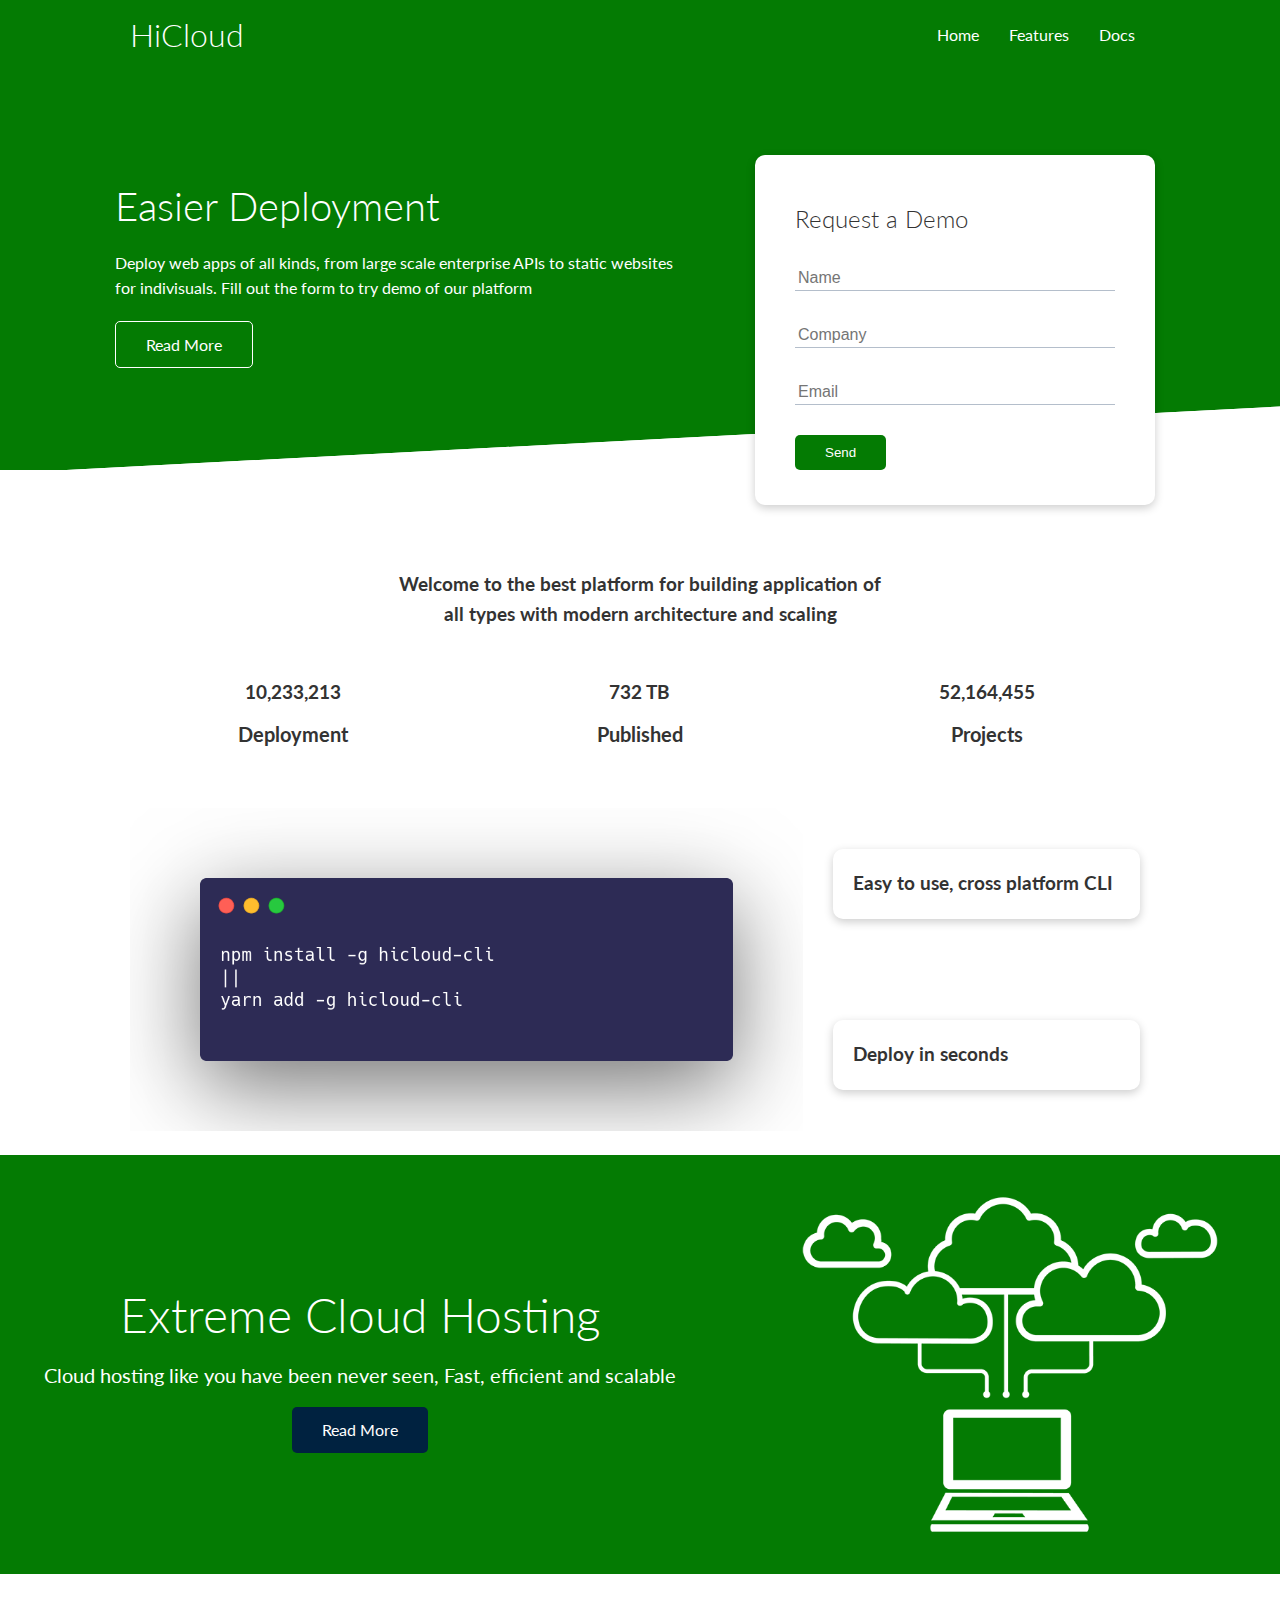
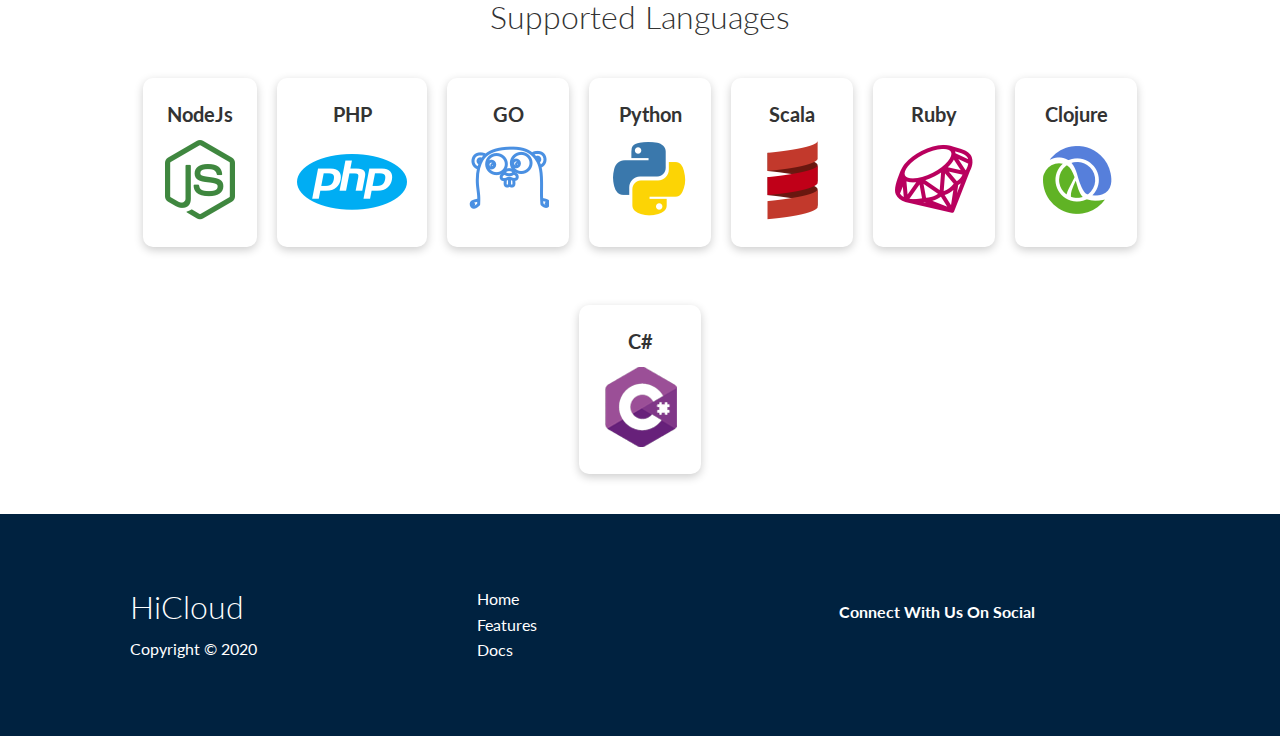
<file: index.html>
<!DOCTYPE html>
<html lang="en">
<head>
    <meta charset="UTF-8">
    <meta name="viewport" content="width=device-width, initial-scale=1.0">
    <link rel="stylesheet" href="https://cdnjs.cloudflare.com/ajax/libs/font-awesome/5.15.1/css/all.min.css" integrity="sha512-+4zCK9k+qNFUR5X+cKL9EIR+ZOhtIloNl9GIKS57V1MyNsYpYcUrUeQc9vNfzsWfV28IaLL3i96P9sdNyeRssA==" crossorigin="anonymous" />
    <link rel="stylesheet" href="/css/utilites.css">
    <link rel="stylesheet" href="/css/style.css">
    <title>HiCloud | Cloud Hosting for Everyone</title>
</head>
<body>
   <!--Navbar--> 
   <div class="navbar">
       <div class="container flex">
           <h1 class="logo">HiCloud</h1>
           <nav>
               <ul>
                   <li><a href="index.html">Home</a></li>
                   <li><a href="features.html">Features</a></li>
                   <li><a href="docs.html">Docs</a></li>


               </ul>
           </nav>

       </div>
   </div>   
   <!--Showcase-->
   <section class="showcase">
       <div class="container grid">
           <div class="showcase-text">
               <h1>Easier Deployment</h1>
               <p>Deploy web apps of all kinds, from 
                   large scale enterprise APIs to static websites 
                   for indivisuals. Fill out the form to try demo of our platform
               </p>
               <a href="features.html" class="btn btn-outline">Read More</a>

           </div>
           <div class="showcase-form card">
               <h2>Request a Demo</h2>
               <form action="">
                   <div class="form-control">
                       <input type="text" name="name" placeholder="Name" required>
                   </div>
                   <div class="form-control">
                    <input type="text" name="company" placeholder="Company" required>
                </div>
                <div class="form-control">
                    <input type="text" name="email" placeholder="Email" required>
                </div>
                <input type="submit" value="Send" class="btn btn-primary"> 
               </form>
           </div>
       </div>
   </section>

   <!--Stats-->
   <section class="stats">
       <div class="container">
           <h3 class="stats-heading text-center my-1">
               Welcome to the best platform for building application of all types with modern 
               architecture and scaling
           </h3>
           <div class="grid grid-3 text-center my-4">
               <div>
                <i class="fas fa-server fa-3x"></i>
                <h3>10,233,213</h3>
                <p class="text-secondary">Deployment</p>
               </div>
            
                <div>
                    <i class="fas fa-upload fa-3x"></i>
                    <h3>732 TB</h3>
                    <p class="text-secondary">Published</p>
               </div>
               
                <div>
                    <i class="fas fa-project-diagram fa-3x"></i>
                    <h3>52,164,455</h3>
                    <p class="text-secondary">Projects</p>
               </div>
           </div>
       </div>
   </section>
   <!--Cli-->
   <section class="cli">
       <div class="container grid">
           <img src="/images/purplecli.png" alt="">
           <div class="card">
               <h3>Easy to use, cross platform CLI</h3>
           </div>
           <div class="card">
               <h3>Deploy in seconds</h3>
           </div>
       </div>
   </section>

   <!--Clould-->
   <section class="cloud bg-primary my-2 py-2">
       <div class="conatainer grid">
           <div class="text-center">
               <h2 class="lg">Extreme Cloud Hosting</h2>
               <p class="lead my-1">Cloud hosting like you have been never seen,
                   Fast, efficient and scalable
               </p>
               <a href="features.html" class="btn btn-dark">Read More</a>
           </div>
           <img src="/images/cloud.png" alt="">
       </div>
   </section>

   <!--Languages-->
<section class="languages">
    <h2 class="md text-center my-2">
        Supported Languages
    </h2>

    <div class="container flex">
        <div class="card">
            <h4>NodeJs</h4>
            <img src="/images/logos/node.png" alt="">
        </div>

        <div class="card">
            <h4>PHP</h4>
            <img src="/images/logos/php.png" alt="">
        </div>

        <div class="card">
            <h4>GO</h4>
            <img src="/images/logos/go.png" alt="">
        </div>

        <div class="card">
            <h4>Python</h4>
            <img src="/images/logos/python.png" alt="">
        </div>

        <div class="card">
            <h4>Scala</h4>
            <img src="/images/logos/scala.png" alt="">
        </div>

        <div class="card">
            <h4>Ruby</h4>
            <img src="/images/logos/ruby.png" alt="">
        </div>
        <div class="card">
            <h4>Clojure</h4>
            <img src="/images/logos/clojure.png" alt="">
        </div>
        <div class="card">
            <h4>C#</h4>
            <img src="/images/logos/csharp.png" alt="">
        </div>
    </div>
</section>
<!--Footer-->

<footer class="footer bg-dark py-5">
    <div class="container grid grid-3">
        <div>
            <h1>HiCloud</h1>
            <p>Copyright &copy; 2020</p>
        </div>
        <nav>
            <ul>
                <li> <a href="index.html">Home</a> </li>
                <li><a href="features.html">Features</a></li>
                <li> <a href="docs.html">Docs</a></li>
            </ul>
        </nav>
        <div class="social">
            <h4 class="m-1 my-1">Connect With Us On Social</h4>
            <a href=""><i class="fab fa-twitter fa-2x"></i> </a>
            <a href=""><i class="fab fa-github fa-2x"></i> </a>
            <a href=""><i class="fab fa-gitlab fa-2x"></i> </a>
            <a href=""><i class="fab fa-youtube fa-2x"></i> </a>
           

        </div>
    </div>
</footer>

   
</body>
</html>
</file>
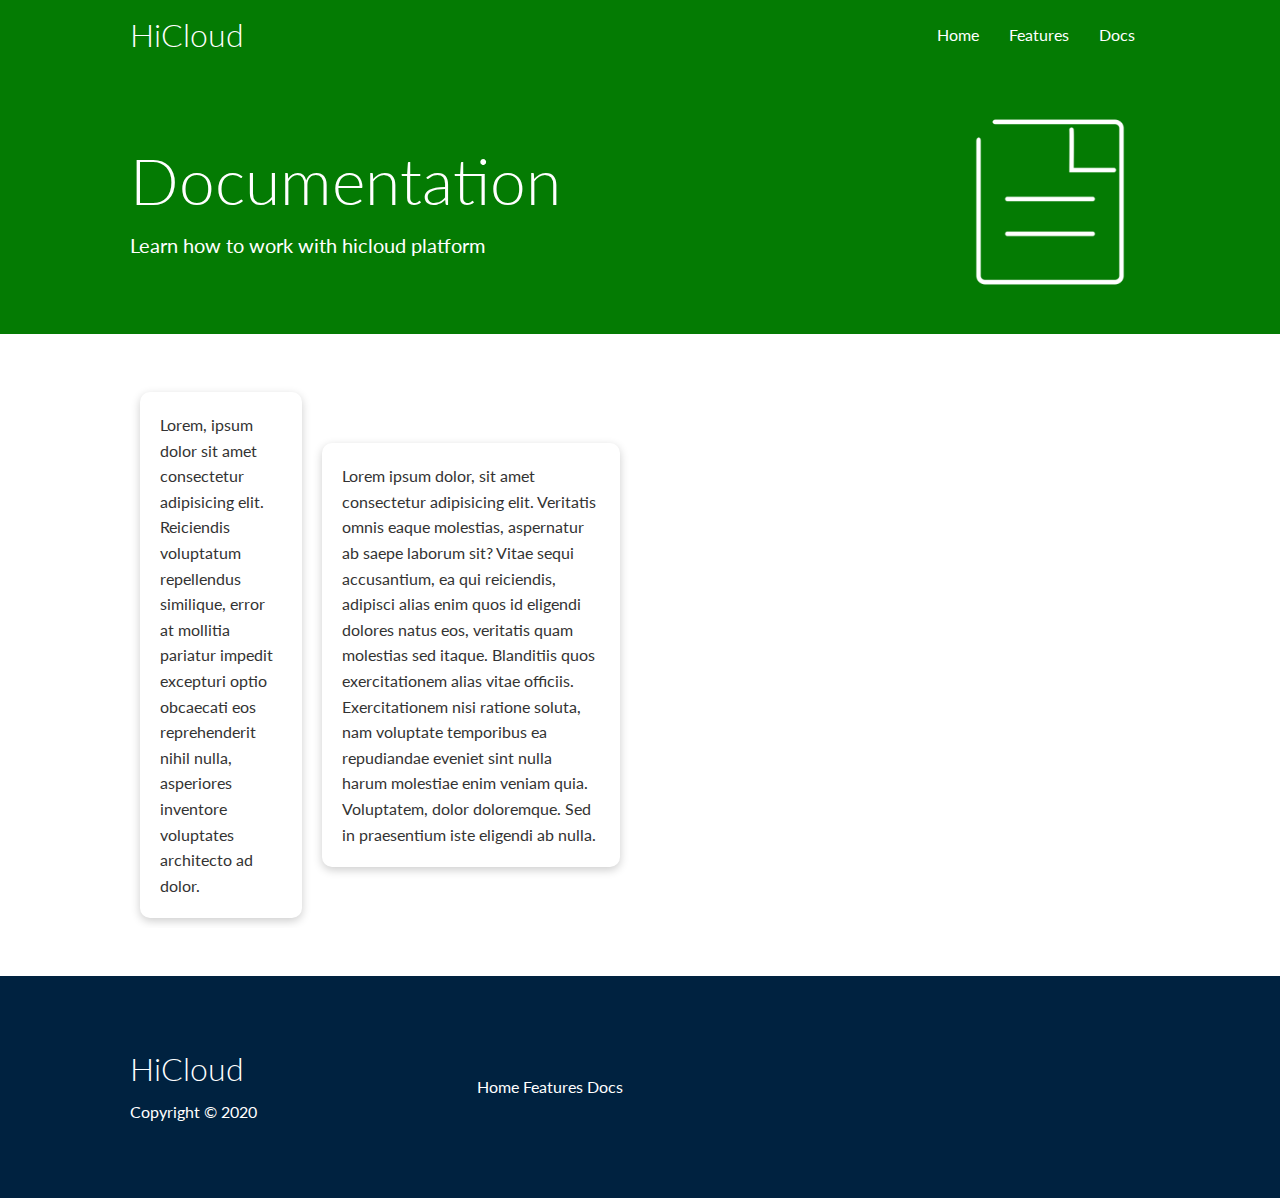
<file: docs.html>
<!DOCTYPE html>
<html lang="en">
<head>
    <meta charset="UTF-8">
    <meta name="viewport" content="width=device-width, initial-scale=1.0">
    <link rel="stylesheet" href="https://cdnjs.cloudflare.com/ajax/libs/font-awesome/5.15.1/css/all.min.css" integrity="sha512-+4zCK9k+qNFUR5X+cKL9EIR+ZOhtIloNl9GIKS57V1MyNsYpYcUrUeQc9vNfzsWfV28IaLL3i96P9sdNyeRssA==" crossorigin="anonymous" />
    <link rel="stylesheet" href="/css/utilites.css">
    <link rel="stylesheet" href="/css/style.css">
    <title>HiCloud | Cloud Hosting for Everyone</title>
</head>
<body>
   <!--Navbar--> 
   <div class="navbar">
       <div class="container flex">
           <h1 class="logo">HiCloud</h1>
           <nav>
               <ul>
                   <li><a href="index.html">Home</a></li>
                   <li><a href="features.html">Features</a></li>
                   <li><a href="docs.html">Docs</a></li>


               </ul>
           </nav>

       </div>
   </div>   

   <!--Head-->
   <section class="docs-head bg-primary py-3">
       <div class="container grid">
           <div>
               <h1 class="xl">Documentation</h1>
               <p class="lead">Learn how to work with hicloud platform
               </p>
           </div>
           <img src="/images/docs.png" alt="">
       </div>
   </section>

<!--Docs Main-->

<section class="docs-main my-4">
    <div class="container grid">
        <div class="flex">
            <div class="card">Lorem, ipsum dolor sit amet consectetur adipisicing elit. 
                Reiciendis voluptatum repellendus similique, error at mollitia pariatur 
                impedit excepturi optio obcaecati eos reprehenderit nihil nulla, asperiores
                 inventore voluptates architecto ad dolor.</div>
            <div class="card">Lorem ipsum dolor, sit amet consectetur adipisicing elit. Veritatis omnis eaque molestias, aspernatur ab saepe laborum sit? Vitae sequi accusantium, ea qui reiciendis, adipisci alias enim quos id eligendi dolores natus eos, veritatis quam molestias sed itaque. Blanditiis quos exercitationem alias vitae officiis. Exercitationem nisi ratione soluta, nam voluptate temporibus ea repudiandae eveniet sint nulla harum molestiae enim veniam quia. Voluptatem, dolor doloremque. Sed in praesentium iste eligendi ab nulla.
                 
            
            </div>
        </div>
         
    </div>
</section>




<!--Footer-->

<footer class="footer bg-dark py-5">
    <div class="container grid grid-3">
        <div>
            <h1>HiCloud</h1>
            <p>Copyright &copy; 2020</p>
        </div>
        <nav>
            <ul>
                <li>
                    <a href="index.html">Home</a>
                    <a href="features.html">Features</a>
                    <a href="docs.html">Docs</a>
                </li>
                
            </ul>
        </nav>
        <div class="social">
            <a href=""><i class="fab fa-twitter fa-2x"></i> </a>
            <a href=""><i class="fab fa-github fa-2x"></i> </a>
            <a href=""><i class="fab fa-youtube fa-2x"></i> </a>
            <a href=""><i class="fab fa-gitlab fa-2x"></i> </a>


        </div>
    </div>
</footer>

   
</body>
</html>
</file>
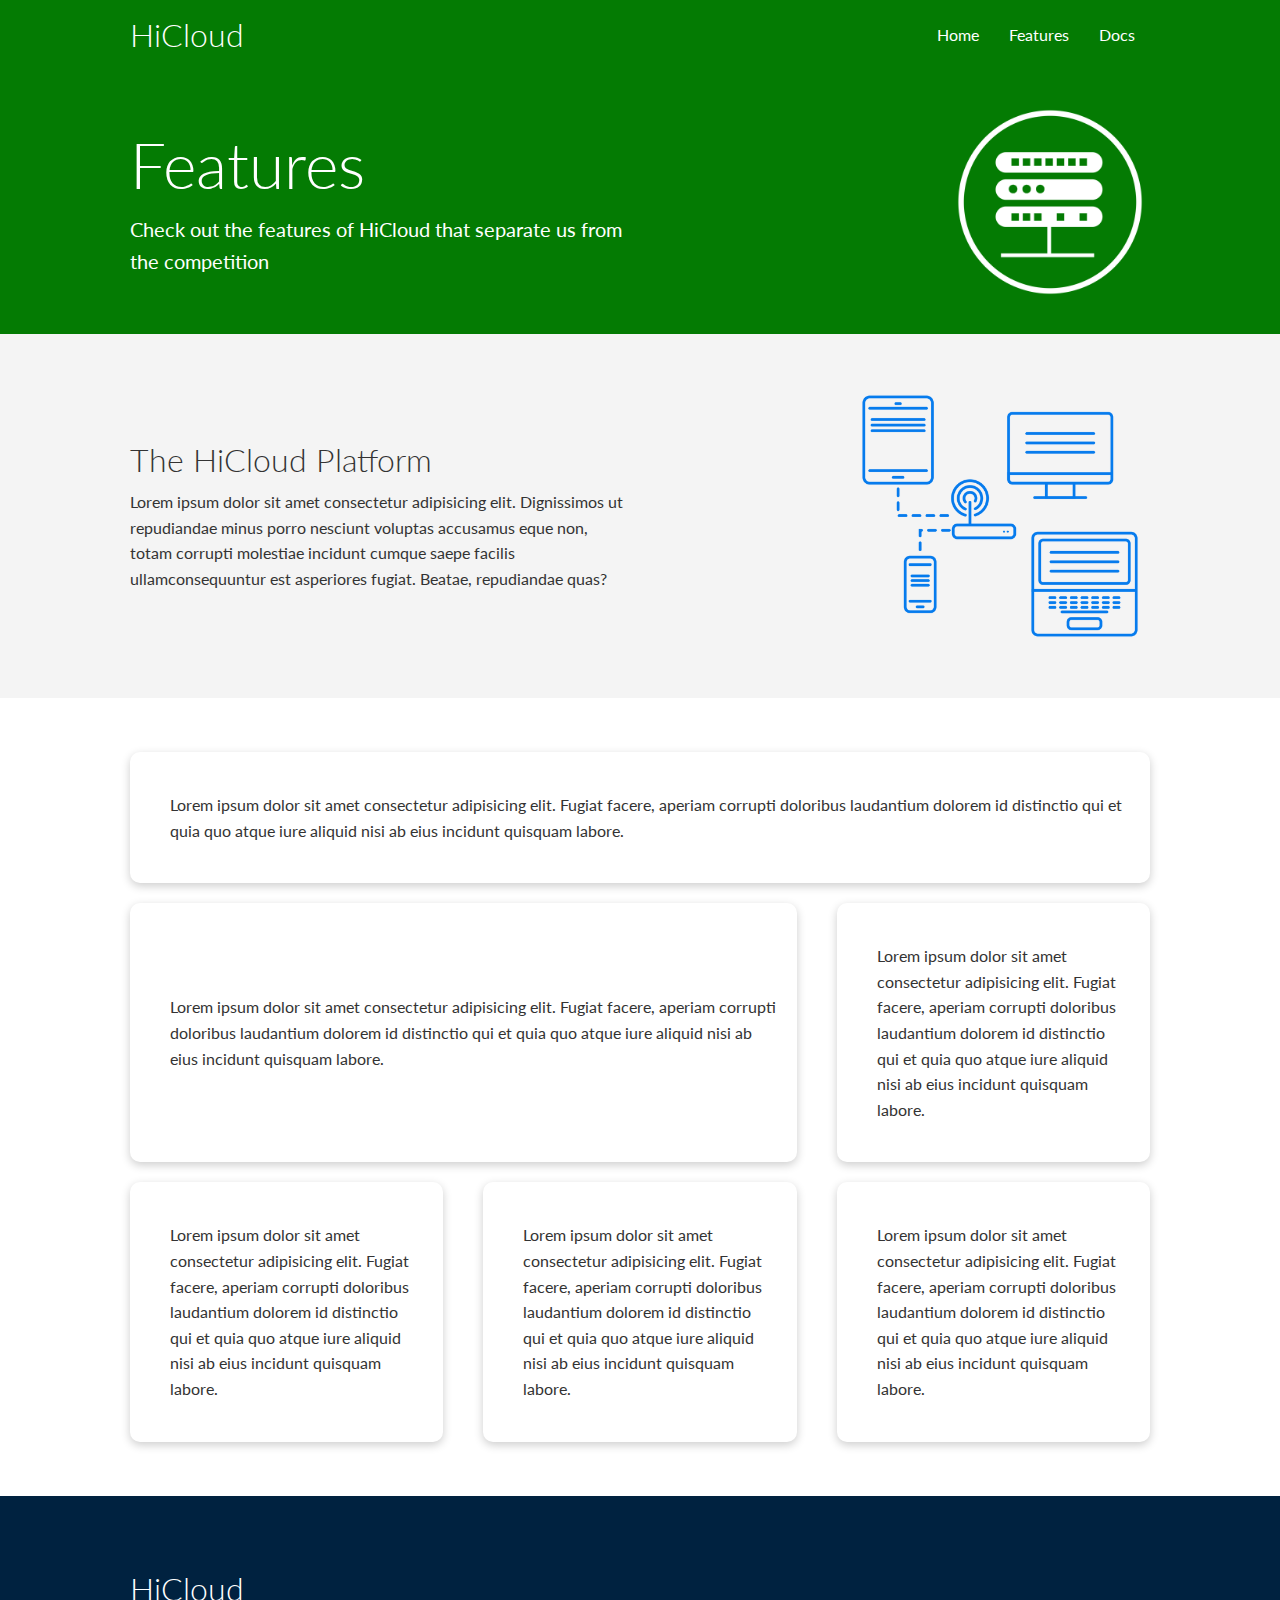
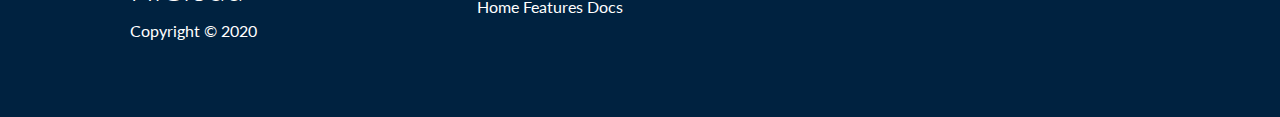
<file: features.html>
<!DOCTYPE html>
<html lang="en">
<head>
    <meta charset="UTF-8">
    <meta name="viewport" content="width=device-width, initial-scale=1.0">
    <link rel="stylesheet" href="https://cdnjs.cloudflare.com/ajax/libs/font-awesome/5.15.1/css/all.min.css" integrity="sha512-+4zCK9k+qNFUR5X+cKL9EIR+ZOhtIloNl9GIKS57V1MyNsYpYcUrUeQc9vNfzsWfV28IaLL3i96P9sdNyeRssA==" crossorigin="anonymous" />
    <link rel="stylesheet" href="/css/utilites.css">
    <link rel="stylesheet" href="/css/style.css">
    <title>HiCloud | Cloud Hosting for Everyone</title>
</head>
<body>
   <!--Navbar--> 
   <div class="navbar">
       <div class="container flex">
           <h1 class="logo">HiCloud</h1>
           <nav>
               <ul>
                   <li><a href="index.html">Home</a></li>
                   <li><a href="features.html">Features</a></li>
                   <li><a href="docs.html">Docs</a></li>


               </ul>
           </nav>

       </div>
   </div>   

   <!--Head-->
   <section class="features-head bg-primary py-3">
       <div class="container grid">
           <div>
               <h1 class="xl">Features</h1>
               <p class="lead">Check out the features of HiCloud 
                   that separate us from the competition
               </p>
           </div>
           <img src="/images/server.png" alt="">
       </div>
   </section>

   <!--Sub Head-->
   <section class="features-sub-head bg-light py-3">
       <div class="container grid">
        <div>
            <h1 class="md">The HiCloud Platform</h1>
            <p>  Lorem ipsum dolor sit amet consectetur adipisicing elit.
                 Dignissimos ut repudiandae minus porro nesciunt voluptas 
                 accusamus eque non, totam corrupti molestiae incidunt cumque
                 saepe facilis ullamconsequuntur est asperiores fugiat. Beatae, 
                 repudiandae quas?
            </p>
        </div>
        <img src="/images/server2.png" alt="">

       </div>
   </section>

   <section class="features-main my-2">
       <div class="container grid grid-3">
           <div class="card flex">
               <i class="fas fa-server fa-3x"></i>
               <p> Lorem ipsum dolor sit amet consectetur adipisicing elit. 
                   Fugiat facere, aperiam corrupti doloribus laudantium dolorem 
                   id distinctio qui et quia quo atque iure aliquid nisi ab eius 
                   incidunt quisquam labore.</p>
           </div>
           <div class="card flex">
            <i class="fas fa-database fa-3x"></i>
            <p> Lorem ipsum dolor sit amet consectetur adipisicing elit. 
                Fugiat facere, aperiam corrupti doloribus laudantium dolorem 
                id distinctio qui et quia quo atque iure aliquid nisi ab eius 
                incidunt quisquam labore.</p>
        </div>
        <div class="card flex">
            <i class="fas fa-power-off fa-3x"></i>
            <p> Lorem ipsum dolor sit amet consectetur adipisicing elit. 
                Fugiat facere, aperiam corrupti doloribus laudantium dolorem 
                id distinctio qui et quia quo atque iure aliquid nisi ab eius 
                incidunt quisquam labore.</p>
        </div>
        <div class="card flex">
            <i class="fas fa-upload fa-3x"></i>
            <p> Lorem ipsum dolor sit amet consectetur adipisicing elit. 
                Fugiat facere, aperiam corrupti doloribus laudantium dolorem 
                id distinctio qui et quia quo atque iure aliquid nisi ab eius 
                incidunt quisquam labore.</p>
        </div>
        <div class="card flex">
            <i class="fas fa-laptop-code fa-3x"></i>
            <p> Lorem ipsum dolor sit amet consectetur adipisicing elit. 
                Fugiat facere, aperiam corrupti doloribus laudantium dolorem 
                id distinctio qui et quia quo atque iure aliquid nisi ab eius 
                incidunt quisquam labore.</p>
        </div>
        <div class="card flex">
            <i class="fas fa-server fa-3x"></i>
            <p> Lorem ipsum dolor sit amet consectetur adipisicing elit. 
                Fugiat facere, aperiam corrupti doloribus laudantium dolorem 
                id distinctio qui et quia quo atque iure aliquid nisi ab eius 
                incidunt quisquam labore.</p>
        </div>
       </div>
   </section>





<!--Footer-->

<footer class="footer bg-dark py-5">
    <div class="container grid grid-3">
        <div>
            <h1>HiCloud</h1>
            <p>Copyright &copy; 2020</p>
        </div>
        <nav>
            <ul>
                <li>
                    <a href="index.html">Home</a>
                    <a href="features.html">Features</a>
                    <a href="docs.html">Docs</a>
                </li>
                
            </ul>
        </nav>
        <div class="social">
            <a href=""><i class="fab fa-twitter fa-2x"></i> </a>
            <a href=""><i class="fab fa-github fa-2x"></i> </a>
            <a href=""><i class="fab fa-youtube fa-2x"></i> </a>
            <a href=""><i class="fab fa-gitlab fa-2x"></i> </a>


        </div>
    </div>
</footer>

   
</body>
</html>
</file>
<file: css/utilites.css>
.container{
    max-width: 1100px;
    margin: 0 auto;
    overflow: auto;
    padding: 0 40px;
}

.card{
    background-color: #fff;
    color: #333;
    border-radius: 10px;
    box-shadow: 0 3px 10px rgba(0, 0, 0, 0.2);
    padding: 20px;
    margin: 10px;}

.btn{
    display: inline-block;
    padding: 10px 30px;
    cursor: pointer;
    background-color: var(--primary-color);
    color: #fff;
    border: none;
    border-radius: 5px;
}
.btn-outline{
    background-color: transparent;
    border: 1px #fff solid;
}
.btn:hover{
    transform: scale(0.98);
}
/*Background & colored buttons*/

.bg-primary, .btn-primary{
    background-color: var(--primary-color);
    color: #fff;
}

.bg-secondary, .btn-secondary{
    background-color: var(--secondary-color);
    color: #fff;
}
.bg-dark, .btn-dark{
    background-color: var(--dark-color);
    color: #fff;
}
.bg-light, .btn-light{
    background-color: var(--light-color);
    color: #333;
}

 .bg-primary a,
 .btn-primary a,
 .bg-secondary a,
 .btn-secondary a,
 .bg-dark a,
 .btn-dark a{
     color: #fff;
 }
/*Text sizes*/
.lead{
    font-size: 20px;
}
.sm{
    font-size: 1rem;
}
.md{
    font-size: 2rem;
}
.lg{
    font-size: 3rem;
}
.xl{
    font-size: 4rem;
}


.text-center{
    text-align: center;
}

.flex{
    display: flex;
    justify-content: center;
    align-items: center;
    height: 100%;
}

.grid{
    display: grid;
    grid-template-columns: repeat(2,1fr);
    gap: 20px;
    justify-content: center;
    align-items: center;
    height: 100%;
}
.grid-3{
    grid-template-columns: repeat(3, 1fr);
}

/*margin*/
.my-1{
    margin: 1rem 0;
}
.my-2{
    margin: 1.5rem 0;
}
.my-3{
    margin: 2rem 0;
}
.my-4{
    margin: 3rem 0;
}
.my-5{
    margin: 4rem 0;
}
.m-1{
    margin: 1rem;
}
.m-2{
    margin: 1.5rem;
}
.m-3{
    margin: 2rem;
}
.m-4{
    margin: 3rem;
}
.m-5{
    margin: 4rem;
}

/*padding*/
.py-1{
    padding: 1rem 0;
}
.py-2{
    padding: 1.5rem 0;
}
.py-3{
    padding: 2rem 0;
}
.py-4{
    padding: 3rem 0;
}
.py-5{
    padding: 4rem 0;
}
.p-1{
    padding: 1rem;
}
.p-2{
    padding: 1.5rem;
}
.p-3{
    padding: 2rem;
}
.p-4{
    padding: 3rem;
}
.p-5{
    padding: 4rem;
}
</file>
<file: css/style.css>
@import url('https://fonts.googleapis.com/css2?family=Lato&display=swap');
:root{
    --primary-color: #047B03;
    --secondary-color: #1c3fa8;
    --dark-color: #002240;
    --light-color: #f4f4f4;
}
*{
    box-sizing: border-box;
    padding: 0;
    margin: 0;

}

body{
    font-family: 'Lato', sans-serif;
    color: #333;
    line-height: 1.6;
}
ul{
    list-style-type: none;

}
a{
    text-decoration: none;
    color: #333;
}

h1,h2{
    font-weight: 300;
    line-height: 1.2;
    margin: 10px 0;
}
p{
    margin: 10px 0;
}
img{
    width: 100%;
}

/*Navbar*/
.navbar{
    background-color: var(--primary-color);
    color: #fff;
    height: 70px;
}
.navbar ul{
    display: flex;
}
.navbar a{
    color: #fff;
    padding: 10px;
    margin: 0 5px;
}
.navbar a:hover{
    border-bottom: 2px #fff solid;
}
.navbar .flex{
    justify-content: space-between;
}

/*Showcase*/

.showcase{
    height: 400px;
    background-color: var(--primary-color);
    color: #fff;
    position: relative;
}

.showcase h1{
    font-size: 40px;
}
.showcase p{
    margin: 20px 0;
}
.showcase .grid{
    overflow: visible;
    grid-template-columns: 55% 45%;
    gap: 30px;
}
.showcase-form{
    position: relative;
    top: 60px;
    height: 350px;
    width: 400px;
    padding: 40px;
    z-index:100 ;
    justify-self: flex-end;
}
.showcase-form .form-control{
    margin: 30px 0;
}
.showcase-form input[type='text'],
.showcase-form input[type='email']{
    border: 0;
    border-bottom: 1px solid #b4becb;
    width: 100%;
    padding: 3px;
    font-size: 16px;
}
.showcase-form input:focus{
    outline: none;
}
.showcase::before,
.showcase::after{
    content: '';
    position: absolute;
    height: 100px;
    bottom: -70px;
    right: 0;
    left: 0;
    background-color: #fff;
    transform: skewY(-3deg);
  -webkit-transform: skewY(-3deg);
  -moz-transform: skewY(-3deg);
  -ms-transform: skewY(-3deg);
}


/*Stats*/
.stats{
    padding-top: 100px;
}
.stats-heading{
    max-width: 500px;
    margin: auto;

}
.stats.grid h3{
    font-size: 35px;

}
.stats .grid p{
    font-size: 20px;
    font-weight: bold;
}
/*Cli*/

.cli .grid{
    grid-template-columns: repeat(3,1fr);
    grid-template-rows: repeat(2, 1fr);
}
.cli .grid > *:first-child{
    grid-column: 1 / span 2;
    grid-row: 1 / span 2;
}

/*Cloud*/

.cloud .grid{
    grid-template-columns: 4fr 3fr;
}

/*Languages*/
.languages .flex{
    flex-wrap: wrap;
}
.languages .card{
    text-align: center;
    margin: 18px 10px 40px;
    transition: transform 0.2s ease-in;
}

.languages .card h4{
    font-size: 20px;
    margin-bottom: 10px;
}

.languages .card:hover{
    transform: translateY(-15px);
}

/*Footer*/

.footer .social a{
    margin: 0 10px;
}

/*Features*/
.features-head img, .docs-head img{
    width: 200px;
    justify-self: flex-end;
}
.features-sub-head img{
    width: 300px;
    justify-self: flex-end;
}
.features-main .card > i{
 margin-right: 20px;
}

.features-main .grid{
    padding: 30px;
}
.features-main .grid > *:first-child{
   grid-column: 1/span 3;
}
.features-main .grid > *:nth-child(2){
    grid-column: 1/span 2;
 }

/*tablet and under*/
@media(max-width:780px){
    .grid,
    .showcase .grid,
    .stats .grid,
    .cli .grid,
    .cloud .grid{
        grid-template-columns: 1fr;
        grid-template-rows: 1fr;
    }

    .showcase{
        height: auto;
    }
    .showcase-text{
        text-align: center;
        margin-top: 40px;
    }
    .showcase-form{
        justify-self: center;
        margin: auto;
    }
    .cli .grid > *:first-child{
        grid-column: 1 ;
        grid-row: 1 ;
    }

}

/*Mobile*/

@media(max-width:500px){
    .navbar{
        height: 110px;

    }

    .navbar .flex{
        flex-direction: column;

    }
    .navbar ul{
        padding: 10px;
        background-color: rgba(0, 0, 0, 0.1);
    }


}
</file>
